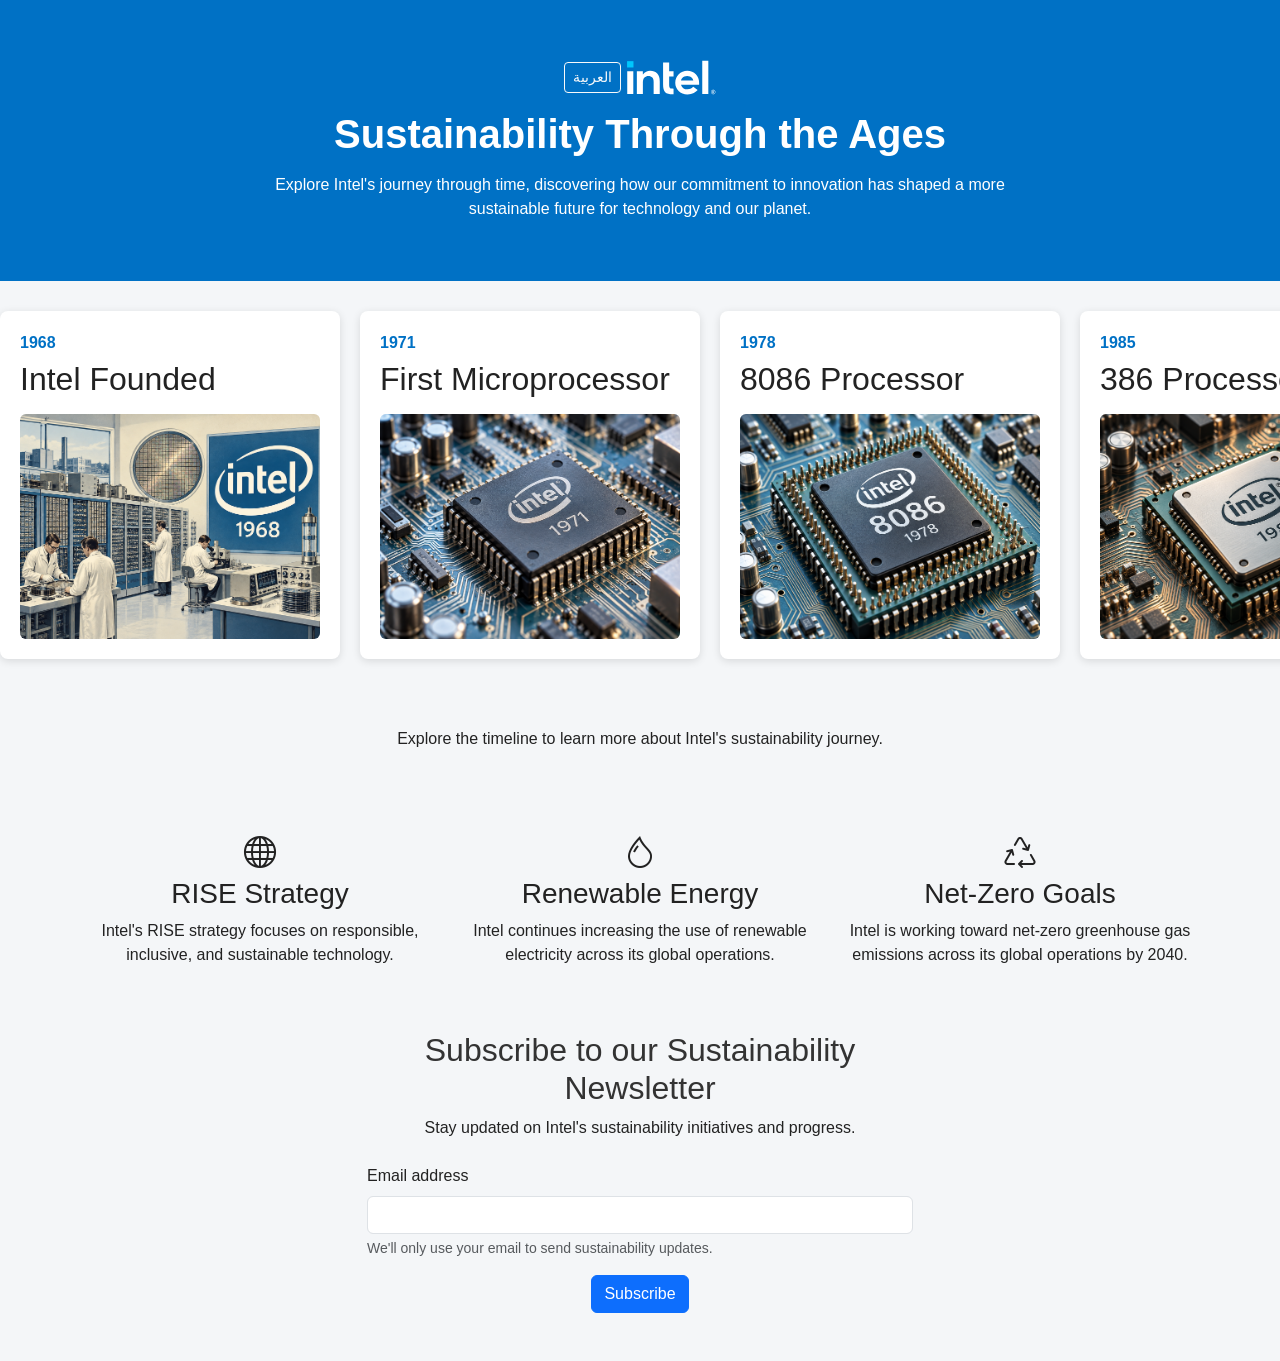
<file: index.html>
<!DOCTYPE html>

<html lang="en">

<head>
  <meta charset="UTF-8">

  <meta name="viewport" content="width=device-width, initial-scale=1.0">

  <title>Intel: Sustainability Through the Ages</title>

  <link
    href="https://cdn.jsdelivr.net/npm/bootstrap@5.3.8/dist/css/bootstrap.min.css"
    rel="stylesheet"
  >

  <link
    rel="stylesheet"
    href="https://cdn.jsdelivr.net/npm/bootstrap-icons@1.11.3/font/bootstrap-icons.min.css"
  >

  <link rel="stylesheet" href="style.css">
</head>

<body>

  <!-- Header / Hero Section -->
  <header class="hero">
    <div class="hero-content">

      <a href="arabic.html" lang="ar" class="btn btn-outline-light btn-sm mb-3" aria-label="Switch to Arabic">العربية</a>

      <img
        class="intel-logo"
        src="img/intel-header-logo.svg"
        alt="Intel logo"
      >

      <h1>Sustainability Through the Ages</h1>

      <p>
        Explore Intel's journey through time, discovering how our commitment
        to innovation has shaped a more sustainable future for technology
        and our planet.
      </p>

    </div>
  </header>

  <main>

    <!-- Timeline Section -->
    <section class="timeline">

      <!-- Card 1: 1968 -->
      <article class="timeline-card">
        <p class="year">1968</p>

        <h2 class="card-title">Intel Founded</h2>

        <img
          class="card-image"
          src="img/img1.png"
          alt="Illustration of an early Intel semiconductor laboratory in 1968"
        >

        <p class="card-description">
          Robert Noyce and Gordon Moore rename the newly formed company
          NM Electronics to Intel Corporation, laying the foundation for
          decades of technological innovation.
        </p>
      </article>

      <!-- Card 2: 1971 -->
      <article class="timeline-card">
        <p class="year">1971</p>

        <h2 class="card-title">First Microprocessor</h2>

        <img
          class="card-image"
          src="img/img2.png"
          alt="Illustration of an early Intel microprocessor representing 1971"
        >

        <p class="card-description">
          Intel debuts the 4004, the world's first commercial microprocessor,
          igniting the microprocessor revolution and propelling the future
          of computing devices.
        </p>
      </article>

      <!-- Card 3: 1978 -->
      <article class="timeline-card">
        <p class="year">1978</p>

        <h2 class="card-title">8086 Processor</h2>

        <img
          class="card-image"
          src="img/img3.png"
          alt="Illustration of the Intel 8086 processor representing 1978"
        >

        <p class="card-description">
          Launch of the 8086 processor, establishing the x86 architecture
          that drives countless PCs and servers in the modern era.
        </p>
      </article>

      <!-- Card 4: 1985 -->
      <article class="timeline-card">
        <p class="year">1985</p>

        <h2 class="card-title">386 Processor</h2>

        <img
          class="card-image"
          src="img/img4.png"
          alt="Illustration of an Intel processor representing 1985"
        >

        <p class="card-description">
          Intel introduces the 386 processor with 32-bit architecture,
          ushering in a new era of performance and multitasking for
          personal computers.
        </p>
      </article>

      <!-- Card 5: 2006 -->
      <article class="timeline-card">
        <p class="year">2006</p>

        <h2 class="card-title">Peak GHG Emissions</h2>

        <img
          class="card-image"
          src="img/img5.png"
          alt="Intel manufacturing facility representing peak greenhouse gas emissions in 2006"
        >

        <p class="card-description">
          This year marks Intel's highest annual greenhouse gas emissions
          for operations. Over subsequent years, Intel invests heavily in
          chemical abatement, renewable energy, and energy-efficient
          manufacturing to reverse this trend.
        </p>
      </article>

      <!-- Card 6: 2020 -->
      <article class="timeline-card">
        <p class="year">2020</p>

        <h2 class="card-title">RISE Strategy</h2>

        <img
          class="card-image"
          src="img/img6.png"
          alt="Intel sustainability team representing the RISE strategy in 2020"
        >

        <p class="card-description">
          Intel launches its RISE (Responsible, Inclusive, Sustainable,
          Enabling) strategy and 2030 goals, aiming to drive industry-wide
          progress on climate action, water stewardship, and waste reduction.
        </p>
      </article>

      <!-- Card 7: 2022 -->
      <article class="timeline-card">
        <p class="year">2022</p>

        <h2 class="card-title">Net-Zero By 2040</h2>

        <img
          class="card-image"
          src="img/img7.png"
          alt="Intel facility using renewable energy representing the net-zero 2040 commitment"
        >

        <p class="card-description">
          Intel announces its commitment to achieve net-zero greenhouse
          gas emissions (Scope 1 and 2) across its global operations
          by 2040, building on years of environmental initiatives.
        </p>
      </article>

      <!-- Card 8: 2023 -->
      <article class="timeline-card">
        <p class="year">2023</p>

        <h2 class="card-title">Renewable Electricity</h2>

        <img
          class="card-image"
          src="img/img8.png"
          alt="Intel facility with renewable electricity from solar and wind energy"
        >

        <p class="card-description">
          The company achieves 99% renewable electricity usage worldwide,
          helping to drastically lower carbon emissions and driving progress
          toward Intel's long-term sustainability goals.
        </p>
      </article>

      <!-- Card 9: 2024 -->
      <article class="timeline-card">
        <p class="year">2024</p>

        <h2 class="card-title">Sustainability Summit</h2>

        <img
          class="card-image"
          src="img/img9.png"
          alt="Intel sustainability summit with industry leaders discussing environmental goals"
        >

        <p class="card-description">
          Intel hosts its first Sustainability Summit, uniting suppliers,
          government officials, and industry leaders to collaborate on
          next-generation sustainable semiconductor manufacturing.
        </p>
      </article>

    </section>

    <p class="timeline-instructions">
      Explore the timeline to learn more about Intel's sustainability journey.
    </p>

    <section class="container my-5">
      <div class="row text-center">
        <div class="col-md-4">
          <i class="bi bi-globe fs-2 mb-3" aria-hidden="true"></i>
          <h3>RISE Strategy</h3>
          <p>Intel's RISE strategy focuses on responsible, inclusive, and sustainable technology.</p>
        </div>
        <div class="col-md-4">
          <i class="bi bi-droplet fs-2 mb-3" aria-hidden="true"></i>
          <h3>Renewable Energy</h3>
          <p>Intel continues increasing the use of renewable electricity across its global operations.</p>
        </div>
        <div class="col-md-4">
          <i class="bi bi-recycle fs-2 mb-3" aria-hidden="true"></i>
          <h3>Net-Zero Goals</h3>
          <p>Intel is working toward net-zero greenhouse gas emissions across its global operations by 2040.</p>
        </div>
      </div>
    </section>

    <section class="container my-5">
      <div class="row justify-content-center">
        <div class="col-12 col-md-8 col-lg-6 text-center">
          <h2>Subscribe to our Sustainability Newsletter</h2>
          <p class="mb-4">Stay updated on Intel's sustainability initiatives and progress.</p>

          <form class="mx-auto" style="max-width: 600px;" aria-label="Sustainability newsletter signup form">
            <div class="mb-3 text-start">
              <label for="newsletter-email" class="form-label">Email address</label>
              <input
                type="email"
                class="form-control"
                id="newsletter-email"
                name="email"
                autocomplete="email"
                aria-describedby="newsletter-email-help"
                required
              >
              <div id="newsletter-email-help" class="form-text">
                We'll only use your email to send sustainability updates.
              </div>
            </div>

            <button type="submit" class="btn btn-primary">Subscribe</button>
          </form>
        </div>
      </div>
    </section>

  </main>

</body>

</html>
</file>
<file: style.css>
/* General */
* {
  box-sizing: border-box;
}

body {
  margin: 0;
  font-family: Arial, Helvetica, sans-serif;
  background-color: #f4f6f8;
  color: #222;
  line-height: 1.5;
}

/* Hero */
.hero {
  padding: 60px 20px;
  background-color: #0071c5;
  color: white;
  text-align: center;
}

.hero-content {
  max-width: 800px;
  margin: 0 auto;
}

.intel-logo {
  width: 90px;
  height: auto;
  margin-bottom: 15px;
}

.hero h1 {
  margin: 0 0 15px;
  font-size: 2.5rem;
  font-weight: bold;
}

.hero p {
  margin: 0;
}

/* Timeline */
.timeline {
  display: flex;
  align-items: flex-start;
  gap: 20px;
  overflow-x: auto;
  padding: 30px 20px;
  scroll-behavior: smooth;
  scroll-snap-type: x mandatory;
}

/* Cards */
.timeline-card {
  flex: 0 0 340px;
  padding: 20px;
  background-color: white;
  border-radius: 8px;
  box-shadow: 0 2px 8px rgba(0, 0, 0, 0.12);
  scroll-snap-align: start;
  transition: transform 0.3s ease, box-shadow 0.3s ease;
}

h2 {
  color: #333;
}

.year {
  color: #333;
}

/* This selector is more specific than .year, so it takes priority. */
.timeline-card .year {
  margin: 0 0 5px;
  color: #0071c5;
  font-weight: bold;
}

.card-title {
  margin: 0 0 15px;
}

.card-description {
  max-height: 0;
  margin: 0;
  opacity: 0;
  overflow: hidden;
  transition: max-height 0.3s ease, margin 0.3s ease, opacity 0.3s ease;
}

/* Images */
.card-image {
  display: block;
  width: 100%;
  height: auto;
  border-radius: 6px;
  transition: transform 0.3s ease;
}

/* Hover Effects */
.timeline-card:hover {
  transform: translateY(-5px);
  box-shadow: 0 6px 14px rgba(0, 0, 0, 0.18);
}

.timeline-card:hover .card-description {
  max-height: 300px;
  margin-top: 15px;
  opacity: 1;
}

.card-image:hover {
  transform: scale(1.05);
}

.timeline-instructions {
  margin: 0;
  padding: 0 20px 30px;
  text-align: center;
}

/* Mobile */
@media (max-width: 600px) {
  .hero {
    padding: 40px 16px;
  }

  .hero h1 {
    font-size: 2rem;
  }

  .timeline {
    flex-direction: column;
    overflow-x: visible;
    padding: 20px 16px;
    scroll-snap-type: none;
  }

  .timeline-card {
    flex: 1 1 auto;
    width: 100%;
    padding: 16px;
  }

  .card-description {
    max-height: none;
    margin-top: 15px;
    opacity: 1;
    overflow: visible;
  }

  .timeline-instructions {
    padding: 0 16px 20px;
  }
}
</file>
